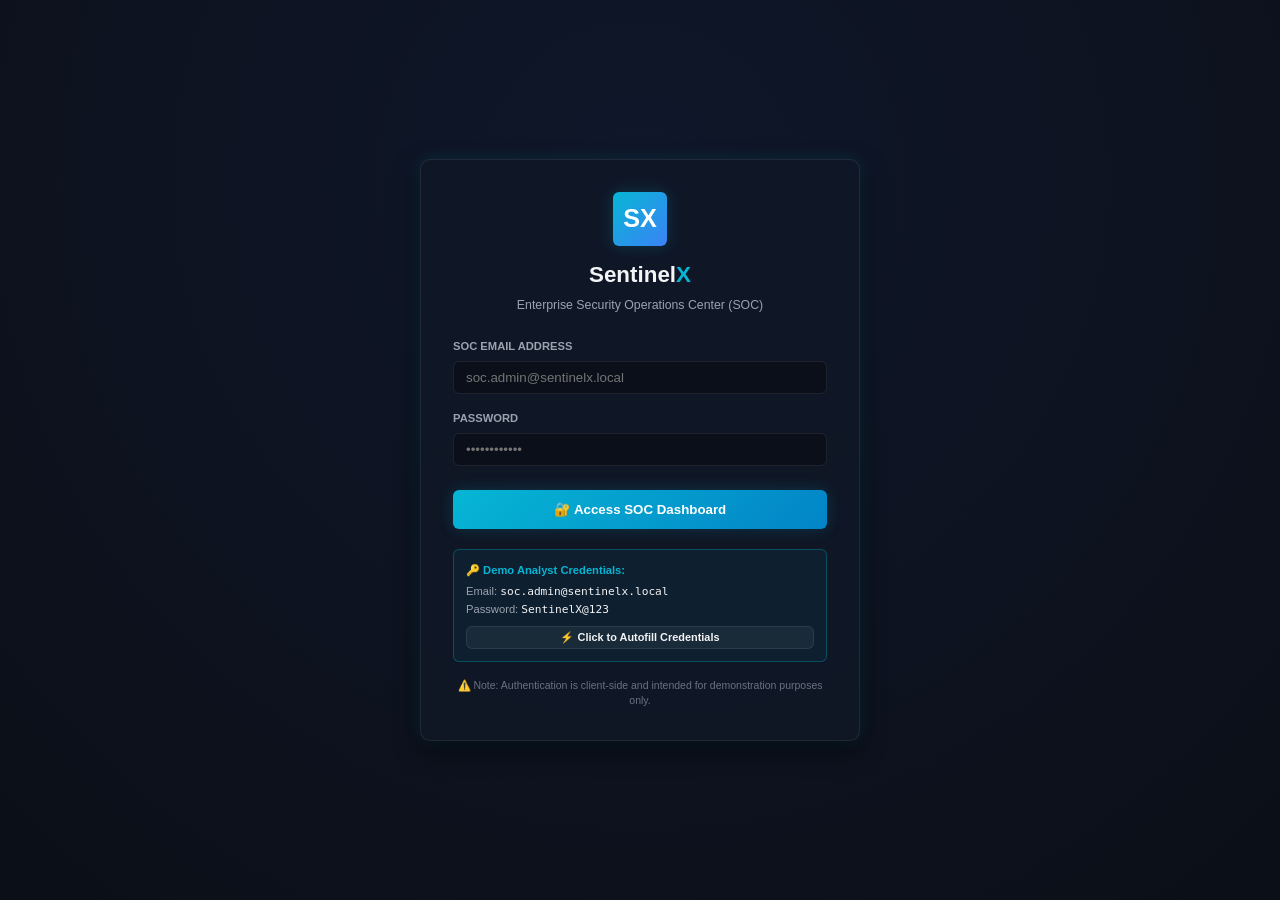
<file: index.html>
<!DOCTYPE html>
<html lang="en">
<head>
  <meta charset="UTF-8">
  <meta name="viewport" content="width=device-width, initial-scale=1.0">
  <title>SentinelX — Cyber Threat Detection Platform</title>
  <link rel="stylesheet" href="./css/style.css">
  <link rel="stylesheet" href="./css/components.css">
  <link rel="stylesheet" href="./css/responsive.css">
</head>
<body style="display:flex; align-items:center; justify-content:center; min-height:100vh; background: radial-gradient(circle at 50% 20%, #0f172a 0%, #0b0f17 100%);">

  <div class="glass-panel" style="width:100%; max-width:440px; padding:32px; margin:20px; box-shadow: var(--shadow-lg), var(--shadow-glow-cyan);">
    <div style="text-align:center; margin-bottom:24px;">
      <div class="logo-icon" style="width:54px; height:54px; font-size:1.8rem; margin:0 auto 12px auto;">SX</div>
      <h1 style="font-size:1.6rem; font-weight:800; color:var(--text-main);">Sentinel<span style="color:var(--accent-cyan);">X</span></h1>
      <p style="color:var(--text-muted); font-size:0.88rem; margin-top:4px;">Enterprise Security Operations Center (SOC)</p>
    </div>

    <form id="login-form" onsubmit="handleLoginSubmit(event)" style="display:flex; flex-direction:column; gap:16px;">
      <div id="login-error-msg" style="display:none; padding:10px; background:var(--severity-critical-bg); border:1px solid rgba(239,68,68,0.3); color:var(--severity-critical); border-radius:var(--border-radius-sm); font-size:0.85rem; text-align:center;"></div>

      <div>
        <label style="display:block; font-size:0.8rem; text-transform:uppercase; color:var(--text-muted); font-weight:600; margin-bottom:6px;">SOC Email Address</label>
        <input type="email" id="login-email" required placeholder="soc.admin@sentinelx.local" style="width:100%;">
      </div>

      <div>
        <label style="display:block; font-size:0.8rem; text-transform:uppercase; color:var(--text-muted); font-weight:600; margin-bottom:6px;">Password</label>
        <input type="password" id="login-password" required placeholder="••••••••••••" style="width:100%;">
      </div>

      <button type="submit" class="btn btn-primary" style="width:100%; padding:12px; margin-top:8px; font-size:0.95rem;">
        🔐 Access SOC Dashboard
      </button>
    </form>

    <!-- Demo Credential Autofill Helper -->
    <div style="margin-top:20px; padding:12px; background:rgba(6,182,212,0.06); border:1px solid var(--border-color-glow); border-radius:var(--border-radius-sm); font-size:0.8rem; color:var(--text-muted);">
      <div style="font-weight:700; color:var(--accent-cyan); margin-bottom:4px;">🔑 Demo Analyst Credentials:</div>
      <div>Email: <code style="color:var(--text-main);">soc.admin@sentinelx.local</code></div>
      <div>Password: <code style="color:var(--text-main);">SentinelX@123</code></div>
      <button type="button" class="btn btn-secondary btn-sm" onclick="autofillDemoCredentials()" style="width:100%; margin-top:8px;">
        ⚡ Click to Autofill Credentials
      </button>
    </div>

    <div style="margin-top:16px; font-size:0.75rem; color:var(--text-dim); text-align:center; line-height:1.4;">
      ⚠️ Note: Authentication is client-side and intended for demonstration purposes only.
    </div>
  </div>

  <script src="./js/utils.js"></script>
  <script src="./js/data.js"></script>
  <script src="./js/storage.js"></script>
  <script src="./js/auth.js"></script>

  <script>
    function autofillDemoCredentials() {
      document.getElementById('login-email').value = 'soc.admin@sentinelx.local';
      document.getElementById('login-password').value = 'SentinelX@123';
    }

    function handleLoginSubmit(e) {
      e.preventDefault();
      const email = document.getElementById('login-email').value;
      const pass = document.getElementById('login-password').value;
      const res = AuthEngine.login(email, pass);

      const errDiv = document.getElementById('login-error-msg');
      if (res.success) {
        window.location.href = './dashboard.html';
      } else {
        errDiv.textContent = res.error;
        errDiv.style.display = 'block';
      }
    }
  </script>
</body>
</html>
</file>
<file: css/style.css>
/* ==========================================
   SentinelX — Core Design System & Variables
   ========================================== */

:root {
  /* Color Palette - Dark Cyber SOC Theme */
  --bg-dark: #0b0f17;
  --bg-darker: #070a10;
  --bg-card: #111827;
  --bg-card-hover: #1f2937;
  --bg-card-active: #374151;
  --bg-glass: rgba(17, 24, 39, 0.75);
  --bg-glass-hover: rgba(31, 41, 55, 0.85);

  /* Borders & Dividers */
  --border-color: rgba(255, 255, 255, 0.08);
  --border-color-glow: rgba(6, 182, 212, 0.3);
  --border-radius-sm: 6px;
  --border-radius-md: 10px;
  --border-radius-lg: 16px;
  --border-radius-xl: 24px;

  /* Accents & Brand Colors */
  --accent-cyan: #06b6d4;
  --accent-cyan-glow: rgba(6, 182, 212, 0.25);
  --accent-blue: #3b82f6;
  --accent-blue-glow: rgba(59, 130, 246, 0.25);
  --accent-purple: #8b5cf6;

  /* Severity Colors */
  --severity-critical: #ef4444;
  --severity-critical-bg: rgba(239, 68, 68, 0.12);
  --severity-critical-glow: rgba(239, 68, 68, 0.3);
  
  --severity-high: #f97316;
  --severity-high-bg: rgba(249, 115, 22, 0.12);
  --severity-high-glow: rgba(249, 115, 22, 0.3);

  --severity-medium: #eab308;
  --severity-medium-bg: rgba(234, 179, 8, 0.12);
  --severity-medium-glow: rgba(234, 179, 8, 0.3);

  --severity-low: #10b981;
  --severity-low-bg: rgba(16, 185, 129, 0.12);
  --severity-low-glow: rgba(16, 185, 129, 0.3);

  --status-info: #0ea5e9;
  --status-info-bg: rgba(14, 165, 233, 0.12);

  /* Text & Typography */
  --text-main: #f3f4f6;
  --text-muted: #9ca3af;
  --text-dim: #6b7280;
  --text-inverse: #030712;

  /* Shadows & Glows */
  --shadow-sm: 0 2px 4px rgba(0, 0, 0, 0.4);
  --shadow-md: 0 4px 12px rgba(0, 0, 0, 0.5);
  --shadow-lg: 0 8px 24px rgba(0, 0, 0, 0.6);
  --shadow-glow-cyan: 0 0 15px rgba(6, 182, 212, 0.2);
  --shadow-glow-critical: 0 0 15px rgba(239, 68, 68, 0.25);

  /* Layout */
  --sidebar-width: 260px;
  --sidebar-collapsed-width: 72px;
  --header-height: 70px;
  --transition-fast: 0.15s ease;
  --transition-normal: 0.25s ease;
}

/* Reset & Box Sizing */
*, *::before, *::after {
  box-sizing: border-box;
  margin: 0;
  padding: 0;
}

html, body {
  width: 100%;
  height: 100%;
  background-color: var(--bg-dark);
  color: var(--text-main);
  font-family: -apple-system, BlinkMacSystemFont, "Segoe UI", Roboto, Helvetica, Arial, sans-serif;
  font-size: 14px;
  line-height: 1.5;
  overflow-x: hidden;
  -webkit-font-smoothing: antialiased;
}

/* Custom Scrollbar */
::-webkit-scrollbar {
  width: 6px;
  height: 6px;
}

::-webkit-scrollbar-track {
  background: var(--bg-darker);
}

::-webkit-scrollbar-thumb {
  background: rgba(255, 255, 255, 0.15);
  border-radius: 4px;
}

::-webkit-scrollbar-thumb:hover {
  background: var(--accent-cyan);
}

/* Links & Buttons */
a {
  color: var(--accent-cyan);
  text-decoration: none;
  transition: color var(--transition-fast);
}

a:hover {
  color: var(--text-main);
}

button {
  font-family: inherit;
  cursor: pointer;
  border: none;
  background: none;
  outline: none;
}

input, select, textarea {
  font-family: inherit;
  color: var(--text-main);
  background-color: rgba(0, 0, 0, 0.3);
  border: 1px solid var(--border-color);
  border-radius: var(--border-radius-sm);
  padding: 8px 12px;
  outline: none;
  transition: border-color var(--transition-fast), box-shadow var(--transition-fast);
}

input:focus, select:focus, textarea:focus {
  border-color: var(--accent-cyan);
  box-shadow: 0 0 0 2px var(--accent-cyan-glow);
}

/* App Shell Structure */
#app {
  display: flex;
  min-height: 100vh;
  background: radial-gradient(circle at 50% 0%, rgba(15, 23, 42, 0.8) 0%, var(--bg-dark) 70%);
}

.main-content {
  flex: 1;
  margin-left: var(--sidebar-width);
  min-width: 0;
  display: flex;
  flex-direction: column;
  transition: margin-left var(--transition-normal);
}

.page-container {
  padding: 24px;
  flex: 1;
  max-width: 1600px;
  margin: 0 auto;
  width: 100%;
}

/* Page Header Title Section */
.page-header {
  display: flex;
  justify-content: space-between;
  align-items: flex-start;
  margin-bottom: 24px;
}

.page-header-title h1 {
  font-size: 1.75rem;
  font-weight: 700;
  color: var(--text-main);
  letter-spacing: -0.5px;
  display: flex;
  align-items: center;
  gap: 10px;
}

.page-header-title p {
  color: var(--text-muted);
  font-size: 0.9rem;
  margin-top: 4px;
}

.page-header-actions {
  display: flex;
  align-items: center;
  gap: 12px;
}

/* Glassmorphism Card */
.glass-panel {
  background: var(--bg-glass);
  backdrop-filter: blur(12px);
  -webkit-backdrop-filter: blur(12px);
  border: 1px solid var(--border-color);
  border-radius: var(--border-radius-md);
  box-shadow: var(--shadow-md);
  transition: border-color var(--transition-fast), box-shadow var(--transition-fast);
}

.glass-panel:hover {
  border-color: rgba(255, 255, 255, 0.14);
}

/* Utility Animations */
@keyframes pulse-glow {
  0%, 100% { opacity: 1; transform: scale(1); }
  50% { opacity: 0.4; transform: scale(0.95); }
}

.live-indicator {
  display: inline-flex;
  align-items: center;
  gap: 6px;
  font-size: 0.75rem;
  font-weight: 600;
  color: var(--severity-low);
  text-transform: uppercase;
  letter-spacing: 0.5px;
  padding: 4px 8px;
  background: var(--severity-low-bg);
  border: 1px solid rgba(16, 185, 129, 0.3);
  border-radius: 20px;
}

.live-dot {
  width: 8px;
  height: 8px;
  background-color: var(--severity-low);
  border-radius: 50%;
  box-shadow: 0 0 8px var(--severity-low);
  animation: pulse-glow 2s infinite ease-in-out;
}

.live-indicator.paused {
  color: var(--text-muted);
  background: rgba(255, 255, 255, 0.05);
  border-color: var(--border-color);
}

.live-indicator.paused .live-dot {
  background-color: var(--text-muted);
  box-shadow: none;
  animation: none;
}
</file>
<file: css/components.css>
/* ==========================================
   SentinelX — Components & Widgets CSS
   ========================================== */

/* --- SIDEBAR NAVIGATION --- */
.sidebar {
  position: fixed;
  top: 0;
  left: 0;
  width: var(--sidebar-width);
  height: 100vh;
  background-color: var(--bg-darker);
  border-right: 1px solid var(--border-color);
  display: flex;
  flex-direction: column;
  z-index: 100;
  transition: width var(--transition-normal);
}

.sidebar-logo {
  height: var(--header-height);
  display: flex;
  align-items: center;
  gap: 12px;
  padding: 0 20px;
  border-bottom: 1px solid var(--border-color);
}

.logo-icon {
  width: 36px;
  height: 36px;
  background: linear-gradient(135deg, var(--accent-cyan), var(--accent-blue));
  border-radius: var(--border-radius-sm);
  display: flex;
  align-items: center;
  justify-content: center;
  color: #fff;
  font-weight: 800;
  font-size: 1.2rem;
  box-shadow: var(--shadow-glow-cyan);
}

.logo-text {
  font-size: 1.25rem;
  font-weight: 800;
  letter-spacing: 0.5px;
  color: #fff;
}

.logo-text span {
  color: var(--accent-cyan);
}

.sidebar-nav {
  flex: 1;
  padding: 16px 12px;
  overflow-y: auto;
  display: flex;
  flex-direction: flex-start;
  flex-direction: column;
  gap: 4px;
}

.nav-section-title {
  font-size: 0.7rem;
  text-transform: uppercase;
  letter-spacing: 1px;
  color: var(--text-dim);
  padding: 12px 12px 6px 12px;
  font-weight: 700;
}

.nav-item {
  display: flex;
  align-items: center;
  gap: 12px;
  padding: 10px 14px;
  color: var(--text-muted);
  border-radius: var(--border-radius-sm);
  font-weight: 500;
  font-size: 0.9rem;
  transition: all var(--transition-fast);
  text-decoration: none;
}

.nav-item:hover {
  color: var(--text-main);
  background-color: var(--bg-card-hover);
}

.nav-item.active {
  color: var(--accent-cyan);
  background: rgba(6, 182, 212, 0.1);
  border-left: 3px solid var(--accent-cyan);
  font-weight: 600;
}

.nav-icon {
  width: 20px;
  height: 20px;
  display: flex;
  align-items: center;
  justify-content: center;
}

.nav-item .badge {
  margin-left: auto;
}

.sidebar-footer {
  padding: 16px;
  border-top: 1px solid var(--border-color);
  display: flex;
  flex-direction: column;
  gap: 12px;
}

.analyst-profile {
  display: flex;
  align-items: center;
  gap: 10px;
  padding: 8px;
  border-radius: var(--border-radius-sm);
  background: rgba(255, 255, 255, 0.03);
}

.avatar {
  width: 32px;
  height: 32px;
  border-radius: 50%;
  background: var(--accent-blue);
  color: #fff;
  display: flex;
  align-items: center;
  justify-content: center;
  font-weight: 700;
  font-size: 0.85rem;
}

.analyst-info {
  display: flex;
  flex-direction: column;
  overflow: hidden;
}

.analyst-name {
  font-size: 0.85rem;
  font-weight: 600;
  color: var(--text-main);
  white-space: nowrap;
  overflow: hidden;
  text-overflow: ellipsis;
}

.analyst-role {
  font-size: 0.72rem;
  color: var(--accent-cyan);
}

/* --- HEADER NAVBAR --- */
.top-header {
  height: var(--header-height);
  background: var(--bg-glass);
  backdrop-filter: blur(12px);
  border-bottom: 1px solid var(--border-color);
  display: flex;
  align-items: center;
  justify-content: space-between;
  padding: 0 24px;
  position: sticky;
  top: 0;
  z-index: 90;
}

.header-left {
  display: flex;
  align-items: center;
  gap: 16px;
}

.header-search {
  position: relative;
  width: 320px;
}

.header-search input {
  width: 100%;
  padding-left: 36px;
  background: rgba(0, 0, 0, 0.4);
  border-radius: 20px;
  font-size: 0.85rem;
}

.header-search .search-icon {
  position: absolute;
  left: 12px;
  top: 50%;
  transform: translateY(-50%);
  color: var(--text-dim);
  pointer-events: none;
}

.header-right {
  display: flex;
  align-items: center;
  gap: 16px;
}

.icon-btn {
  width: 38px;
  height: 38px;
  border-radius: var(--border-radius-sm);
  display: flex;
  align-items: center;
  justify-content: center;
  color: var(--text-muted);
  background: rgba(255, 255, 255, 0.04);
  border: 1px solid var(--border-color);
  position: relative;
  transition: all var(--transition-fast);
}

.icon-btn:hover {
  color: var(--text-main);
  background: var(--bg-card-hover);
  border-color: var(--accent-cyan);
}

.notification-count {
  position: absolute;
  top: -4px;
  right: -4px;
  background: var(--severity-critical);
  color: #fff;
  font-size: 0.65rem;
  font-weight: 700;
  padding: 2px 6px;
  border-radius: 10px;
  min-width: 16px;
  text-align: center;
}

/* --- BADGES & SEVERITY TAGS --- */
.badge {
  display: inline-flex;
  align-items: center;
  gap: 4px;
  padding: 3px 8px;
  border-radius: 4px;
  font-size: 0.72rem;
  font-weight: 700;
  letter-spacing: 0.3px;
  text-transform: uppercase;
}

.badge-critical {
  background: var(--severity-critical-bg);
  color: var(--severity-critical);
  border: 1px solid rgba(239, 68, 68, 0.3);
}

.badge-high {
  background: var(--severity-high-bg);
  color: var(--severity-high);
  border: 1px solid rgba(249, 115, 22, 0.3);
}

.badge-medium {
  background: var(--severity-medium-bg);
  color: var(--severity-medium);
  border: 1px solid rgba(234, 179, 8, 0.3);
}

.badge-low {
  background: var(--severity-low-bg);
  color: var(--severity-low);
  border: 1px solid rgba(16, 185, 129, 0.3);
}

.badge-info {
  background: var(--status-info-bg);
  color: var(--status-info);
  border: 1px solid rgba(14, 165, 233, 0.3);
}

/* --- BUTTONS --- */
.btn {
  display: inline-flex;
  align-items: center;
  justify-content: center;
  gap: 8px;
  padding: 8px 16px;
  border-radius: var(--border-radius-sm);
  font-size: 0.85rem;
  font-weight: 600;
  transition: all var(--transition-fast);
}

.btn-primary {
  background: linear-gradient(135deg, var(--accent-cyan), #0284c7);
  color: #fff;
  box-shadow: var(--shadow-glow-cyan);
}

.btn-primary:hover {
  opacity: 0.9;
  transform: translateY(-1px);
}

.btn-secondary {
  background: rgba(255, 255, 255, 0.05);
  color: var(--text-main);
  border: 1px solid var(--border-color);
}

.btn-secondary:hover {
  background: var(--bg-card-hover);
  border-color: rgba(255, 255, 255, 0.2);
}

.btn-danger {
  background: var(--severity-critical);
  color: #fff;
}

.btn-danger:hover {
  background: #dc2626;
}

.btn-sm {
  padding: 4px 10px;
  font-size: 0.78rem;
}

/* --- DATA TABLES --- */
.table-container {
  width: 100%;
  overflow-x: auto;
  border-radius: var(--border-radius-md);
  border: 1px solid var(--border-color);
  background: var(--bg-card);
}

.data-table {
  width: 100%;
  border-collapse: collapse;
  text-align: left;
}

.data-table th {
  background: rgba(0, 0, 0, 0.3);
  padding: 12px 16px;
  font-size: 0.75rem;
  text-transform: uppercase;
  letter-spacing: 0.5px;
  color: var(--text-muted);
  font-weight: 600;
  border-bottom: 1px solid var(--border-color);
  white-space: nowrap;
}

.data-table td {
  padding: 12px 16px;
  border-bottom: 1px solid var(--border-color);
  font-size: 0.88rem;
  color: var(--text-main);
  white-space: nowrap;
}

.data-table tbody tr {
  transition: background-color var(--transition-fast);
}

.data-table tbody tr:hover {
  background-color: var(--bg-card-hover);
}

.data-table tbody tr:last-child td {
  border-bottom: none;
}

/* --- PAGINATION & TOOLBAR --- */
.table-toolbar {
  display: flex;
  justify-content: space-between;
  align-items: center;
  gap: 16px;
  margin-bottom: 16px;
  flex-wrap: wrap;
}

.filter-group {
  display: flex;
  align-items: center;
  gap: 10px;
  flex-wrap: wrap;
}

.pagination {
  display: flex;
  align-items: center;
  justify-content: space-between;
  padding: 12px 16px;
  background: rgba(0, 0, 0, 0.2);
  border-top: 1px solid var(--border-color);
  font-size: 0.85rem;
  color: var(--text-muted);
}

.pagination-controls {
  display: flex;
  gap: 6px;
}

/* --- MODAL SYSTEM --- */
.modal-overlay {
  position: fixed;
  top: 0;
  left: 0;
  width: 100vw;
  height: 100vh;
  background: rgba(0, 0, 0, 0.75);
  backdrop-filter: blur(6px);
  z-index: 1000;
  display: flex;
  align-items: center;
  justify-content: center;
  opacity: 0;
  pointer-events: none;
  transition: opacity var(--transition-normal);
}

.modal-overlay.active {
  opacity: 1;
  pointer-events: auto;
}

.modal-content {
  background: var(--bg-card);
  border: 1px solid var(--border-color-glow);
  border-radius: var(--border-radius-lg);
  width: 90%;
  max-width: 680px;
  max-height: 85vh;
  display: flex;
  flex-direction: column;
  box-shadow: var(--shadow-lg), var(--shadow-glow-cyan);
  transform: scale(0.95);
  transition: transform var(--transition-normal);
  overflow: hidden;
}

.modal-overlay.active .modal-content {
  transform: scale(1);
}

.modal-header {
  padding: 16px 24px;
  border-bottom: 1px solid var(--border-color);
  display: flex;
  align-items: center;
  justify-content: space-between;
  background: rgba(0, 0, 0, 0.2);
}

.modal-title {
  font-size: 1.15rem;
  font-weight: 700;
  color: var(--text-main);
  display: flex;
  align-items: center;
  gap: 10px;
}

.modal-body {
  padding: 24px;
  overflow-y: auto;
  flex: 1;
  display: flex;
  flex-direction: column;
  gap: 16px;
}

.modal-footer {
  padding: 16px 24px;
  border-top: 1px solid var(--border-color);
  display: flex;
  justify-content: flex-end;
  gap: 12px;
  background: rgba(0, 0, 0, 0.2);
}

.modal-close {
  color: var(--text-dim);
  font-size: 1.5rem;
  line-height: 1;
  cursor: pointer;
}

.modal-close:hover {
  color: var(--text-main);
}

/* --- TOAST NOTIFICATIONS --- */
#toast-container {
  position: fixed;
  bottom: 24px;
  right: 24px;
  z-index: 1100;
  display: flex;
  flex-direction: column;
  gap: 10px;
  pointer-events: none;
}

.toast {
  pointer-events: auto;
  min-width: 280px;
  max-width: 400px;
  padding: 12px 16px;
  border-radius: var(--border-radius-md);
  background: var(--bg-card);
  border: 1px solid var(--border-color);
  color: var(--text-main);
  box-shadow: var(--shadow-md);
  display: flex;
  align-items: center;
  gap: 12px;
  font-size: 0.88rem;
  animation: slide-in-right 0.3s ease forwards;
}

.toast-success {
  border-left: 4px solid var(--severity-low);
}

.toast-error {
  border-left: 4px solid var(--severity-critical);
}

.toast-warning {
  border-left: 4px solid var(--severity-medium);
}

.toast-info {
  border-left: 4px solid var(--accent-cyan);
}

@keyframes slide-in-right {
  from { transform: translateX(100%); opacity: 0; }
  to { transform: translateX(0); opacity: 1; }
}

/* --- SEARCH RESULTS POPOVER --- */
.search-results-modal {
  position: absolute;
  top: calc(100% + 8px);
  left: 0;
  width: 450px;
  background: var(--bg-card);
  border: 1px solid var(--border-color);
  border-radius: var(--border-radius-md);
  box-shadow: var(--shadow-lg);
  max-height: 400px;
  overflow-y: auto;
  z-index: 200;
  display: none;
}

.search-results-modal.active {
  display: block;
}

.search-result-group {
  padding: 8px 0;
  border-bottom: 1px solid var(--border-color);
}

.search-result-group-title {
  padding: 4px 12px;
  font-size: 0.7rem;
  text-transform: uppercase;
  color: var(--text-dim);
  font-weight: 700;
}

.search-result-item {
  padding: 8px 12px;
  display: flex;
  align-items: center;
  justify-content: space-between;
  cursor: pointer;
  transition: background var(--transition-fast);
}

.search-result-item:hover {
  background: var(--bg-card-hover);
}
</file>
<file: css/responsive.css>
/* ==========================================
   SentinelX — Responsive Media Queries
   ========================================== */

/* Tablet (width <= 1024px) */
@media (max-width: 1024px) {
  :root {
    --sidebar-width: 72px;
  }

  .sidebar-logo .logo-text,
  .nav-section-title,
  .nav-item span,
  .analyst-info {
    display: none;
  }

  .sidebar-logo {
    justify-content: center;
    padding: 0;
  }

  .nav-item {
    justify-content: center;
    padding: 12px;
  }

  .nav-item .badge {
    display: none;
  }

  .chart-card.col-8,
  .chart-card.col-4,
  .chart-card.col-6 {
    grid-column: span 12;
  }

  .kpi-grid {
    grid-template-columns: repeat(2, 1fr);
  }
}

/* Mobile (width <= 768px) */
@media (max-width: 768px) {
  :root {
    --sidebar-width: 0px;
  }

  .sidebar {
    transform: translateX(-100%);
    width: 260px;
    box-shadow: var(--shadow-lg);
  }

  .sidebar.mobile-open {
    transform: translateX(0);
  }

  .sidebar-logo .logo-text,
  .nav-section-title,
  .nav-item span,
  .analyst-info {
    display: block;
  }

  .sidebar-logo {
    justify-content: flex-start;
    padding: 0 20px;
  }

  .nav-item {
    justify-content: flex-start;
    padding: 10px 14px;
  }

  .main-content {
    margin-left: 0;
  }

  .page-header {
    flex-direction: column;
    gap: 12px;
  }

  .page-header-actions {
    width: 100%;
    justify-content: space-between;
  }

  .header-search {
    width: 180px;
  }

  .kpi-grid {
    grid-template-columns: 1fr;
  }

  .table-toolbar {
    flex-direction: column;
    align-items: stretch;
  }

  .filter-group {
    width: 100%;
    justify-content: space-between;
  }

  .data-table {
    font-size: 0.8rem;
  }

  .modal-content {
    width: 95%;
    max-height: 90vh;
  }

  /* Responsive Mobile Menu Toggle Button */
  .mobile-menu-btn {
    display: flex !important;
  }
}

.mobile-menu-btn {
  display: none;
  align-items: center;
  justify-content: center;
  width: 38px;
  height: 38px;
  border-radius: var(--border-radius-sm);
  background: var(--bg-card);
  border: 1px solid var(--border-color);
  color: var(--text-main);
}
</file>
<file: css/dashboard.css>
/* ==========================================
   SentinelX — Dashboard & Specialized Layouts
   ========================================== */

/* --- KPI GRID --- */
.kpi-grid {
  display: grid;
  grid-template-columns: repeat(auto-fit, minmax(220px, 1fr));
  gap: 16px;
  margin-bottom: 24px;
}

.kpi-card {
  padding: 16px 20px;
  display: flex;
  flex-direction: column;
  justify-content: space-between;
  position: relative;
  overflow: hidden;
}

.kpi-card::before {
  content: '';
  position: absolute;
  top: 0;
  left: 0;
  width: 4px;
  height: 100%;
  background: var(--accent-cyan);
}

.kpi-card.critical::before { background: var(--severity-critical); }
.kpi-card.high::before { background: var(--severity-high); }
.kpi-card.medium::before { background: var(--severity-medium); }
.kpi-card.low::before { background: var(--severity-low); }

.kpi-header {
  display: flex;
  align-items: center;
  justify-content: space-between;
  margin-bottom: 12px;
}

.kpi-title {
  font-size: 0.8rem;
  text-transform: uppercase;
  letter-spacing: 0.5px;
  color: var(--text-muted);
  font-weight: 600;
}

.kpi-icon {
  width: 32px;
  height: 32px;
  border-radius: var(--border-radius-sm);
  display: flex;
  align-items: center;
  justify-content: center;
  background: rgba(255, 255, 255, 0.04);
  color: var(--accent-cyan);
}

.kpi-value {
  font-size: 1.85rem;
  font-weight: 800;
  color: var(--text-main);
  line-height: 1;
  letter-spacing: -0.5px;
}

.kpi-trend {
  margin-top: 8px;
  font-size: 0.75rem;
  display: flex;
  align-items: center;
  gap: 4px;
  color: var(--text-muted);
}

.kpi-trend.up { color: var(--severity-critical); }
.kpi-trend.down { color: var(--severity-low); }

/* --- SECURITY SCORE CIRCULAR GAUGE --- */
.score-card {
  display: flex;
  flex-direction: column;
  align-items: center;
  justify-content: center;
  padding: 24px;
  text-align: center;
}

.score-gauge-wrapper {
  position: relative;
  width: 160px;
  height: 160px;
  margin: 12px 0;
}

.score-gauge-svg {
  width: 100%;
  height: 100%;
  transform: rotate(-90deg);
}

.score-gauge-bg {
  fill: none;
  stroke: rgba(255, 255, 255, 0.05);
  stroke-width: 12;
}

.score-gauge-fill {
  fill: none;
  stroke: var(--accent-cyan);
  stroke-width: 12;
  stroke-dasharray: 440;
  stroke-dashoffset: 440;
  stroke-linecap: round;
  transition: stroke-dashoffset 1s ease, stroke 0.5s ease;
}

.score-center-text {
  position: absolute;
  top: 50%;
  left: 50%;
  transform: translate(-50%, -50%);
  display: flex;
  flex-direction: column;
  align-items: center;
}

.score-number {
  font-size: 2.2rem;
  font-weight: 800;
  color: var(--text-main);
  line-height: 1;
}

.score-label {
  font-size: 0.7rem;
  text-transform: uppercase;
  color: var(--text-muted);
  margin-top: 2px;
}

/* --- CHARTS GRID --- */
.charts-grid {
  display: grid;
  grid-template-columns: repeat(12, 1fr);
  gap: 20px;
  margin-bottom: 24px;
}

.chart-card {
  padding: 20px;
  display: flex;
  flex-direction: column;
}

.chart-card.col-8 { grid-column: span 8; }
.chart-card.col-4 { grid-column: span 4; }
.chart-card.col-6 { grid-column: span 6; }
.chart-card.col-12 { grid-column: span 12; }

.chart-header {
  display: flex;
  align-items: center;
  justify-content: space-between;
  margin-bottom: 16px;
}

.chart-title {
  font-size: 1rem;
  font-weight: 700;
  color: var(--text-main);
  display: flex;
  align-items: center;
  gap: 8px;
}

.chart-body {
  position: relative;
  flex: 1;
  min-height: 220px;
  width: 100%;
}

/* --- LIVE MONITORING STREAM --- */
.live-stream-list {
  display: flex;
  flex-direction: column;
  gap: 8px;
  max-height: 380px;
  overflow-y: auto;
  padding-right: 4px;
}

.stream-item {
  display: flex;
  align-items: center;
  justify-content: space-between;
  padding: 10px 14px;
  background: rgba(0, 0, 0, 0.25);
  border: 1px solid var(--border-color);
  border-radius: var(--border-radius-sm);
  font-size: 0.85rem;
  transition: all var(--transition-fast);
  animation: fadeInDown 0.3s ease;
}

.stream-item:hover {
  background: var(--bg-card-hover);
  border-color: rgba(255, 255, 255, 0.15);
}

.stream-meta {
  display: flex;
  align-items: center;
  gap: 12px;
}

.stream-time {
  font-family: monospace;
  font-size: 0.75rem;
  color: var(--text-dim);
}

.stream-event-name {
  font-weight: 600;
  color: var(--text-main);
}

.stream-details {
  font-size: 0.78rem;
  color: var(--text-muted);
}

@keyframes fadeInDown {
  from { opacity: 0; transform: translateY(-8px); }
  to { opacity: 1; transform: translateY(0); }
}

/* --- ATTACK MAP --- */
.attack-map-container {
  position: relative;
  width: 100%;
  height: 480px;
  background: #060911;
  border-radius: var(--border-radius-md);
  overflow: hidden;
}

.attack-map-svg {
  width: 100%;
  height: 100%;
}

.attack-arc {
  fill: none;
  stroke-linecap: round;
  stroke-dasharray: 8, 4;
  animation: dash 3s linear infinite;
}

@keyframes dash {
  to { stroke-dashoffset: -24; }
}

/* --- MITRE ATT&CK MATRIX --- */
.mitre-grid {
  display: grid;
  grid-template-columns: repeat(auto-fit, minmax(130px, 1fr));
  gap: 10px;
  overflow-x: auto;
  padding-bottom: 12px;
}

.mitre-column {
  background: rgba(0, 0, 0, 0.3);
  border: 1px solid var(--border-color);
  border-radius: var(--border-radius-sm);
  display: flex;
  flex-direction: column;
}

.mitre-column-header {
  padding: 10px 8px;
  font-size: 0.75rem;
  font-weight: 700;
  text-align: center;
  background: rgba(255, 255, 255, 0.03);
  border-bottom: 1px solid var(--border-color);
  color: var(--accent-cyan);
}

.mitre-technique-tile {
  padding: 8px;
  margin: 4px;
  background: rgba(255, 255, 255, 0.02);
  border: 1px solid var(--border-color);
  border-radius: 4px;
  font-size: 0.72rem;
  cursor: pointer;
  transition: all var(--transition-fast);
}

.mitre-technique-tile:hover {
  background: var(--bg-card-hover);
  border-color: var(--accent-cyan);
}

.mitre-technique-tile.active {
  background: var(--severity-critical-bg);
  border-color: var(--severity-critical);
  color: var(--severity-critical);
  box-shadow: var(--shadow-glow-critical);
}

.technique-id {
  font-weight: 700;
  font-family: monospace;
}

.technique-name {
  color: var(--text-muted);
  font-size: 0.68rem;
  margin-top: 2px;
}

/* --- PRINTABLE STYLES FOR REPORTS --- */
@media print {
  body {
    background: #fff !important;
    color: #000 !important;
  }

  .sidebar, .top-header, .page-header-actions, button, #toast-container {
    display: none !important;
  }

  .main-content {
    margin-left: 0 !important;
  }

  .page-container {
    padding: 0 !important;
    max-width: 100% !important;
  }

  .glass-panel {
    background: none !important;
    border: 1px solid #ddd !important;
    box-shadow: none !important;
    color: #000 !important;
  }

  .text-main, h1, h2, h3, th, td {
    color: #000 !important;
  }

  .badge {
    border: 1px solid #000 !important;
    color: #000 !important;
  }
}
</file>
